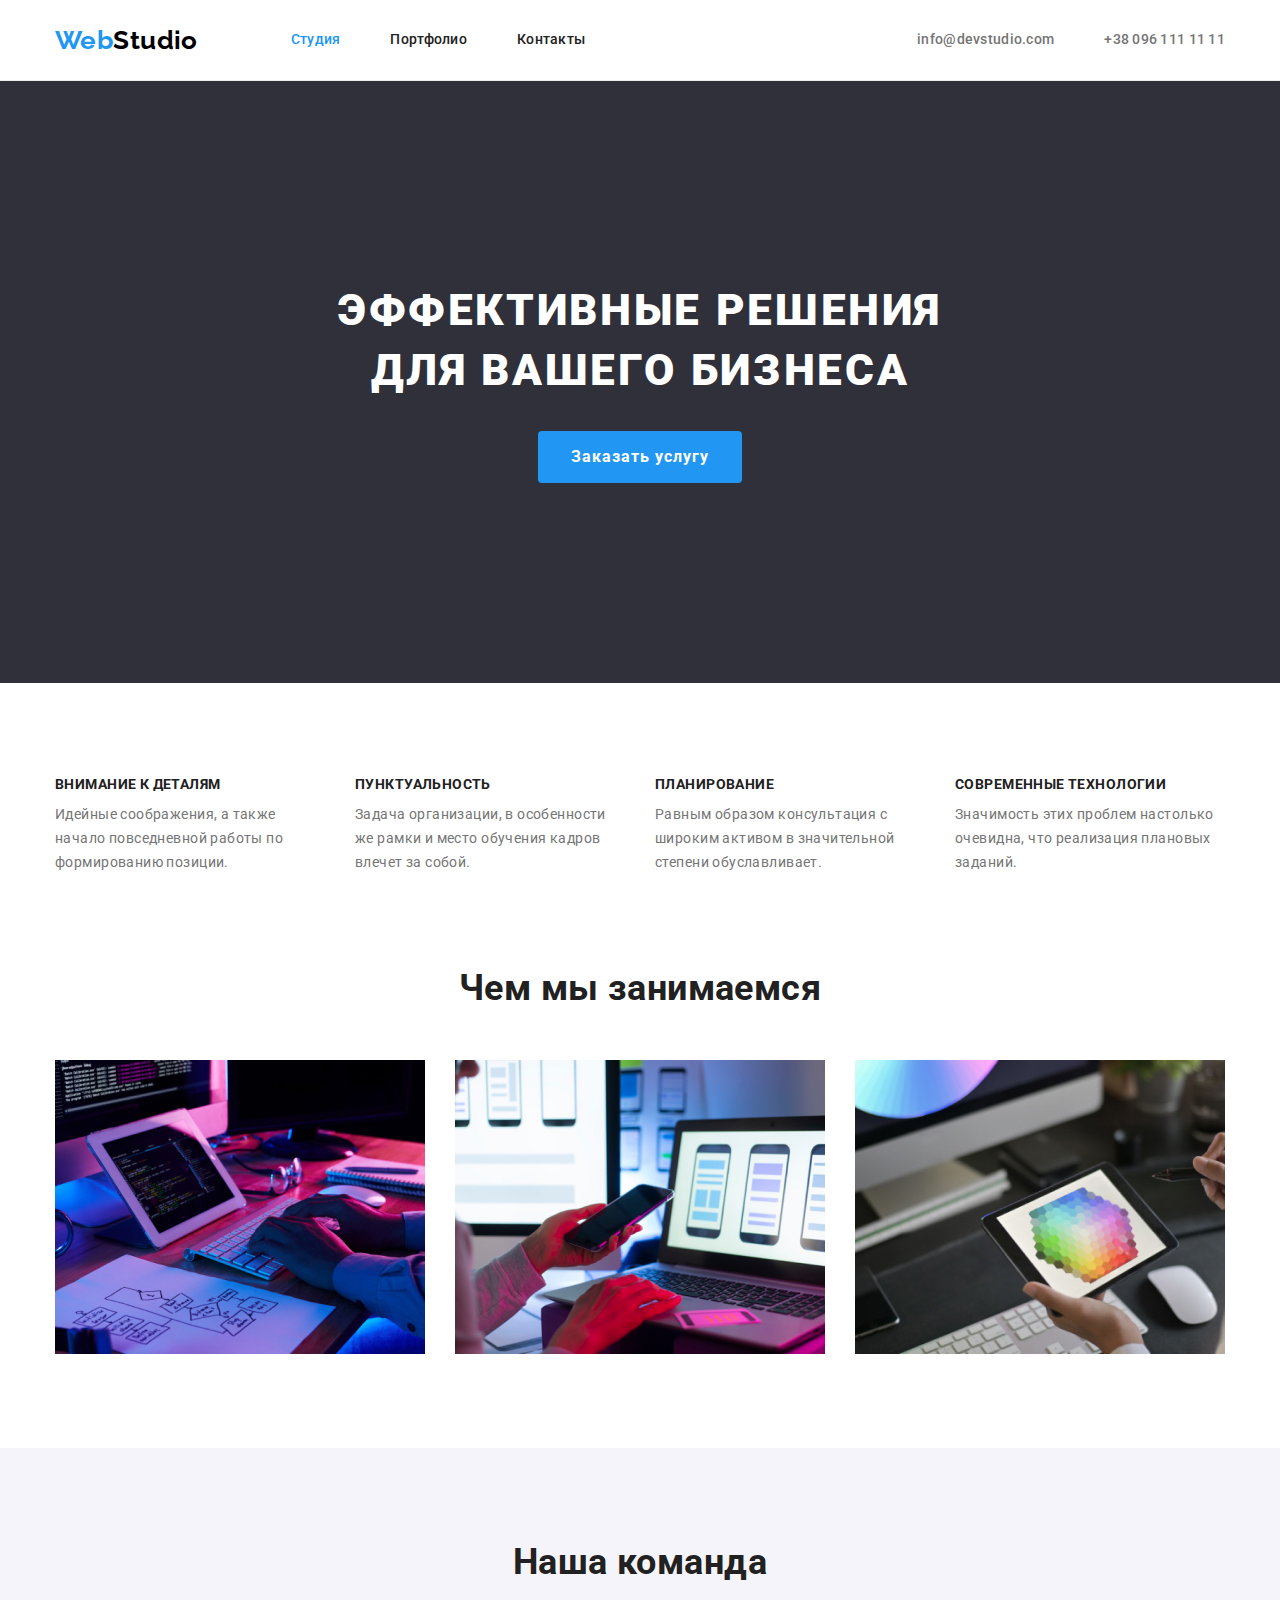
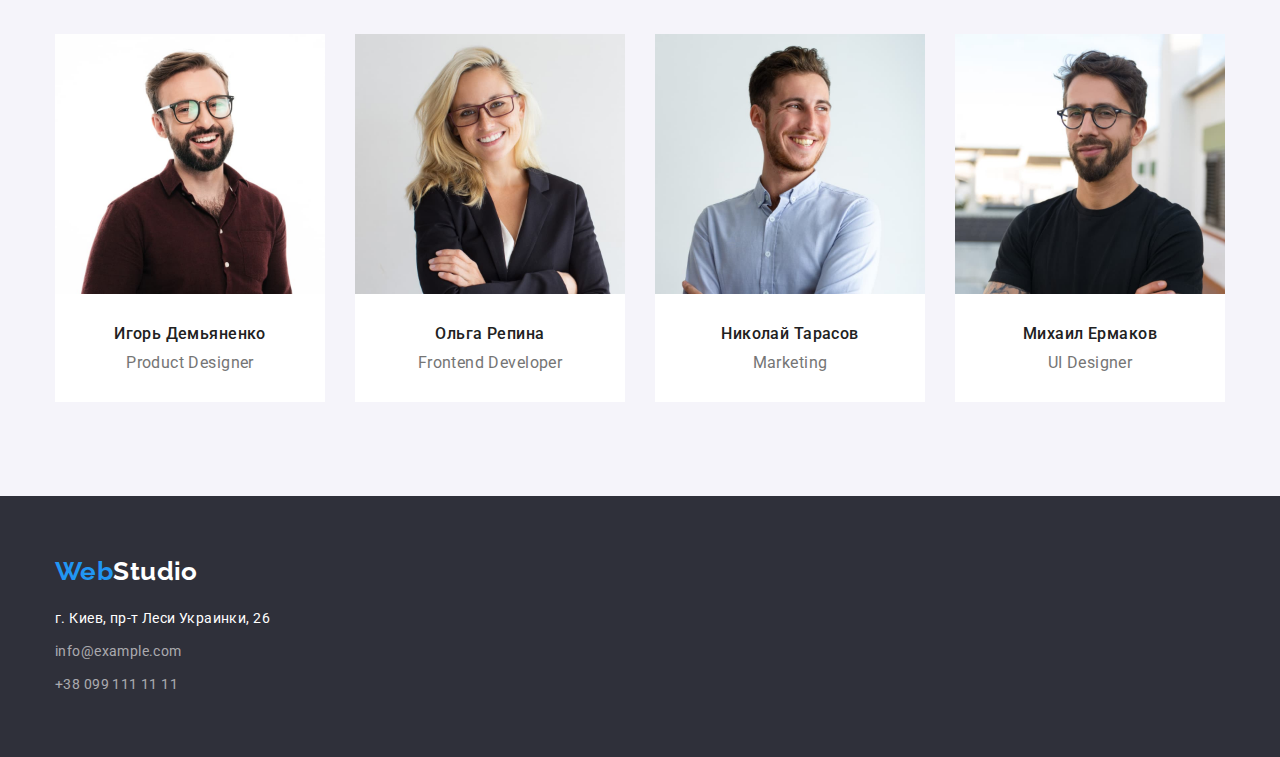
<file: index.html>
<!DOCTYPE html>
<html lang="ru">
  <head>
    <meta charset="UTF-8" />
    <meta http-equiv="X-UA-Compatible" content="IE=edge" />
    <meta name="viewport" content="width=device-width, initial-scale=1.0" />
    <link rel="preconnect" href="https://fonts.googleapis.com" />
    <link rel="preconnect" href="https://fonts.gstatic.com" crossorigin />
    <link
      href="https://fonts.googleapis.com/css2?family=Raleway:wght@700&family=Roboto:wght@400;500;700;900&display=swap"
      rel="stylesheet"
    />
    <title>Document</title>
    <link
      rel="stylesheet"
      href="https://cdnjs.cloudflare.com/ajax/libs/modern-normalize/1.1.0/modern-normalize.min.css"
    />
    <link rel="stylesheet" href="./css/styles.css" />
  </head>
  <body>
    <!--Верхняя линия/навигация-->
    <header class="header">
      <div class="conteiner header-conteiner">
        <nav class="header-nav">
          <a href="/" class="logo"
            >Web<span class="logo-header">Studio</span>
          </a>
          <ul class="list menu-nav">
            <li class="item">
              <a href="" class="link current">Студия</a>
            </li>
            <li class="item">
              <a href="./portfolio.html" class="link">Портфолио</a>
            </li>
            <li class="item"><a href="" class="link">Контакты</a></li>
          </ul>
        </nav>
        <ul class="list contacts">
          <li class="item">
            <a href="mailto:info@devstudio.com" class="contact-link"
              >info@devstudio.com</a
            >
          </li>
          <li class="item">
            <a href="tel:+380961111111" class="contact-link"
              >+38 096 111 11 11</a
            >
          </li>
        </ul>
      </div>
    </header>
    <!--Уникальный контент-->
    <main>
      <section class="hero">
        <div class="conteiner">
          <h1 class="hero-title">Эффективные решения для вашего бизнеса</h1>
          <button type="button" class="hero-btn">Заказать услугу</button>
        </div>
      </section>
      <section class="benefits section">
        <div class="conteiner">
          <h2 class="visually-hidden">Особенности</h2>
          <ul class="list benefits-list">
            <li class="benefits-item">
              <h3 class="benefits-title">Внимание к деталям</h3>
              <p class="benefits-text">
                Идейные соображения, а также начало повседневной работы по
                формированию позиции.
              </p>
            </li>
            <li class="benefits-item">
              <h3 class="benefits-title">Пунктуальность</h3>
              <p class="benefits-text">
                Задача организации, в особенности же рамки и место обучения
                кадров влечет за собой.
              </p>
            </li>
            <li class="benefits-item">
              <h3 class="benefits-title">Планирование</h3>
              <p class="benefits-text">
                Равным образом консультация с широким активом в значительной
                степени обуславливает.
              </p>
            </li>
            <li class="benefits-item">
              <h3 class="benefits-title">Современные технологии</h3>
              <p class="benefits-text">
                Значимость этих проблем настолько очевидна, что реализация
                плановых заданий.
              </p>
            </li>
          </ul>
        </div>
      </section>
      <section class="work section">
        <div class="conteiner">
          <h2 class="work-title">Чем мы занимаемся</h2>
          <ul class="list work-list">
            <li class="work-item">
              <img
                src="./img/box1.jpg"
                alt="работа на компьютере"
                width="370"
              />
            </li>
            <li class="work-item">
              <img src="./img/box2.jpg" alt="работа на телефоне" width="370" />
            </li>
            <li class="work-item">
              <img src="./img/box3.jpg" alt="работа на планшете" width="370" />
            </li>
          </ul>
        </div>
      </section>
      <section class="team section">
        <div class="conteiner">
          <h2 class="team-title">Наша команда</h2>
          <ul class="list team-list">
            <li class="team-card">
              <img
                src="./img/img1.jpg"
                alt="Парень в бордовой рубашке"
                width="270"
              />
              <div class="team-desc">
                <h3 class="team-name">Игорь Демьяненко</h3>
                <p class="team-prof">Product Designer</p>
              </div>
            </li>
            <li class="team-card">
              <img src="./img/img2.jpg" alt="Девушка блондинка" width="270" />
              <div class="team-desc">
                <h3 class="team-name">Ольга Репина</h3>
                <p class="team-prof">Frontend Developer</p>
              </div>
            </li>
            <li class="team-card">
              <img
                src="./img/img3.jpg"
                alt="Парень в голубой рубашке"
                width="270"
              />
              <div class="team-desc">
                <h3 class="team-name">Николай Тарасов</h3>
                <p class="team-prof">Marketing</p>
              </div>
            </li>
            <li class="team-card">
              <img
                src="./img/img4.jpg"
                alt="Парень в черной футболке"
                width="270"
              />
              <div class="team-desc">
                <h3 class="team-name">Михаил Ермаков</h3>
                <p class="team-prof">UI Designer</p>
              </div>
            </li>
          </ul>
        </div>
      </section>
    </main>
    <!--Подвал-->
    <footer class="footer">
      <div class="conteiner">
        <a href="/" class="logo bottom-logo"
          >Web<span class="logo-footer">Studio</span>
        </a>
        <address class="location">г. Киев, пр-т Леси Украинки, 26</address>
        <ul class="list footer-contacts">
          <li class="contact-item">
            <a href="mailto:info@example.com" class="footer-link"
              >info@example.com</a
            >
          </li>
          <li class="contact-item">
            <a href="tel:+380991111111" class="footer-link"
              >+38 099 111 11 11</a
            >
          </li>
        </ul>
      </div>
    </footer>
  </body>
</html>
</file>
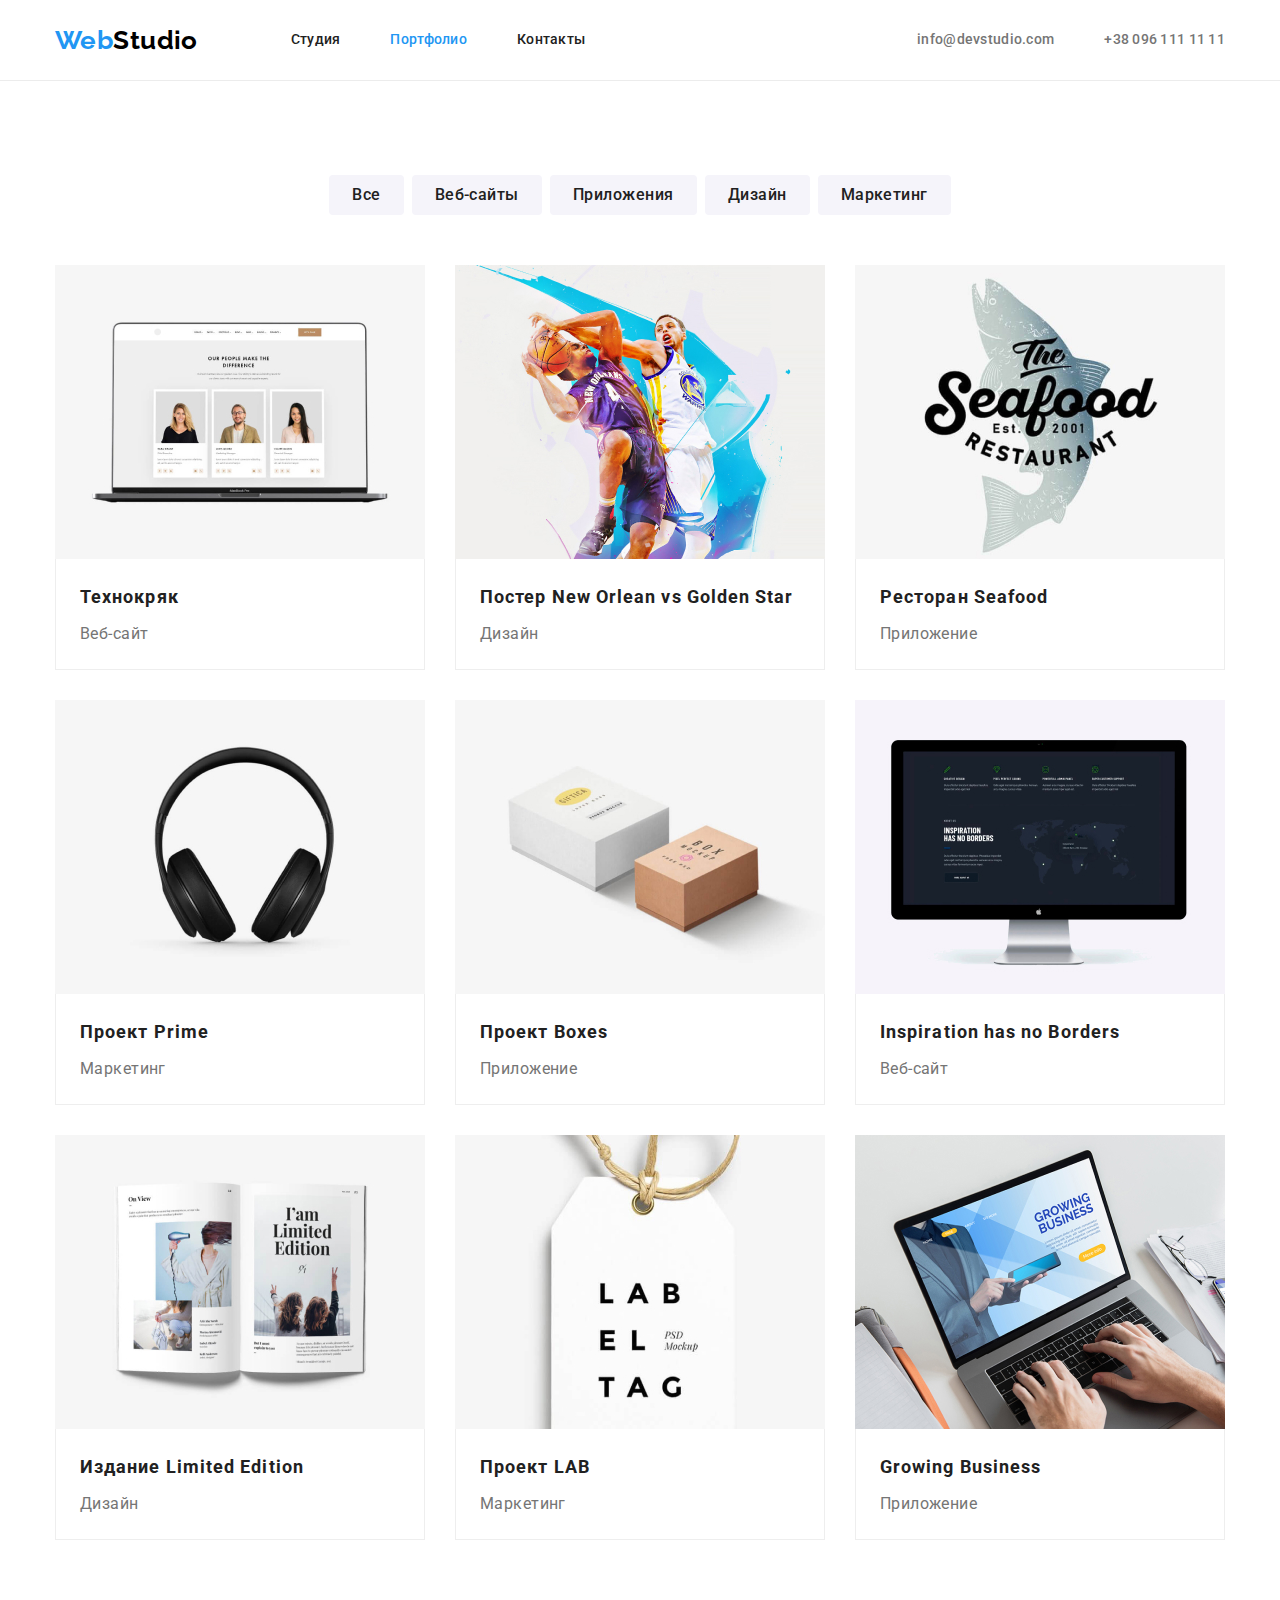
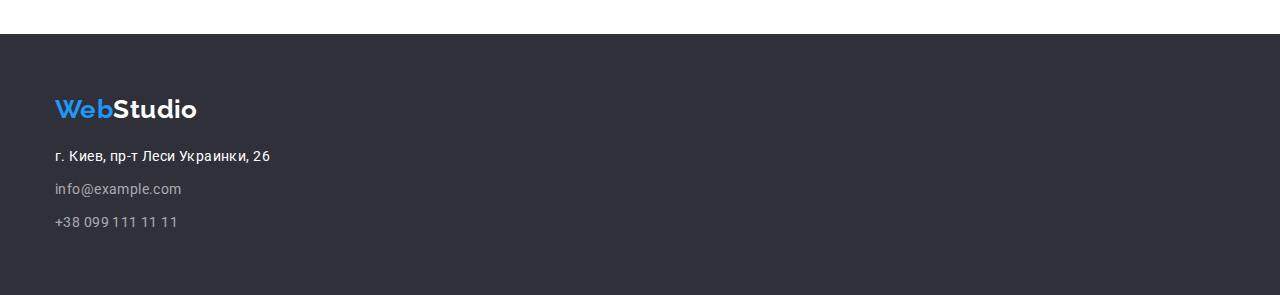
<file: portfolio.html>
<!DOCTYPE html>
<html lang="ru">
  <head>
    <meta charset="UTF-8" />
    <meta http-equiv="X-UA-Compatible" content="IE=edge" />
    <meta name="viewport" content="width=device-width, initial-scale=1.0" />
    <link rel="preconnect" href="https://fonts.googleapis.com" />
    <link rel="preconnect" href="https://fonts.gstatic.com" crossorigin />
    <link
      href="https://fonts.googleapis.com/css2?family=Raleway:wght@700&family=Roboto:wght@400;500;700;900&display=swap"
      rel="stylesheet"
    />
    <title>Document</title>
    <link
      rel="stylesheet"
      href="https://cdnjs.cloudflare.com/ajax/libs/modern-normalize/1.1.0/modern-normalize.min.css"
    />
    <link rel="stylesheet" href="./css/styles.css" />
  </head>
  <body>
    <!--Верхняя линия/навигация-->
    <header class="header">
      <div class="conteiner header-conteiner">
        <nav class="header-nav">
          <a href="/" class="logo"
            >Web<span class="logo-header">Studio</span>
          </a>
          <ul class="list menu-nav">
            <li class="item">
              <a href="./index.html" class="link">Студия</a>
            </li>
            <li class="item">
              <a href="./portfolio.html" class="link current">Портфолио</a>
            </li>
            <li class="item"><a href="" class="link">Контакты</a></li>
          </ul>
        </nav>
        <ul class="list contacts">
          <li class="item">
            <a href="mailto:info@devstudio.com" class="contact-link"
              >info@devstudio.com</a
            >
          </li>
          <li class="item">
            <a href="tel:+380961111111" class="contact-link"
              >+38 096 111 11 11</a
            >
          </li>
        </ul>
      </div>
    </header>
    <!--Уникальный контент-->
    <main>
      <section class="section">
        <div class="conteiner">
          <h1 class="visually-hidden">портфолио</h1>
          <ul class="list filter">
            <li class="filter-item">
              <button type="button" class="filter-btn">Все</button>
            </li>
            <li class="filter-item">
              <button type="button" class="filter-btn">Веб-сайты</button>
            </li>
            <li class="filter-item">
              <button type="button" class="filter-btn">Приложения</button>
            </li>
            <li class="filter-item">
              <button type="button" class="filter-btn">Дизайн</button>
            </li>
            <li class="filter-item">
              <button type="button" class="filter-btn">Маркетинг</button>
            </li>
          </ul>
          <ul class="list portfolio-list">
            <li class="portfolio-item">
              <a href="" class="portfolio-link">
                <img
                  src="./img/project1.jpg"
                  alt="Страница Веб-сайта"
                  width="370"
                />
                <div class="portfolio-desc">
                  <h2 class="portfolio-title">Технокряк</h2>
                  <p class="portfolio-text">Веб-сайт</p>
                </div>
              </a>
            </li>
            <li class="portfolio-item">
              <a href="" class="portfolio-link">
                <img
                  src="./img/project2.jpg"
                  alt="Баскетболисты в прыжке"
                  width="370"
                />
                <div class="portfolio-desc">
                  <h2 class="portfolio-title">
                    Постер New Orlean vs Golden Star
                  </h2>
                  <p class="portfolio-text">Дизайн</p>
                </div>
              </a>
            </li>
            <li class="portfolio-item">
              <a href="" class="portfolio-link">
                <img
                  src="./img/project3.jpg"
                  alt="Логотип ресторана с рыбой"
                  width="370"
                />
                <div class="portfolio-desc">
                  <h2 class="portfolio-title">Ресторан Seafood</h2>
                  <p class="portfolio-text">Приложение</p>
                </div>
              </a>
            </li>
            <li class="portfolio-item">
              <a href="" class="portfolio-link">
                <img
                  src="./img/project4.jpg"
                  alt="Черные наушники"
                  width="370"
                />
                <div class="portfolio-desc">
                  <h2 class="portfolio-title">Проект Prime</h2>
                  <p class="portfolio-text">Маркетинг</p>
                </div>
              </a>
            </li>
            <li class="portfolio-item">
              <a href="" class="portfolio-link">
                <img src="./img/project5.jpg" alt="Две коробочки" width="370" />
                <div class="portfolio-desc">
                  <h2 class="portfolio-title">Проект Boxes</h2>
                  <p class="portfolio-text">Приложение</p>
                </div>
              </a>
            </li>
            <li class="portfolio-item">
              <a href="" class="portfolio-link">
                <img
                  src="./img/project6.jpg"
                  alt="Монитор с информацией"
                  width="370"
                />
                <div class="portfolio-desc">
                  <h2 class="portfolio-title">Inspiration has no Borders</h2>
                  <p class="portfolio-text">Веб-сайт</p>
                </div>
              </a>
            </li>
            <li class="portfolio-item">
              <a href="" class="portfolio-link">
                <img
                  src="./img/project7.jpg"
                  alt="Разворот журнала"
                  width="370"
                />
                <div class="portfolio-desc">
                  <h2 class="portfolio-title">Издание Limited Edition</h2>
                  <p class="portfolio-text">Дизайн</p>
                </div>
              </a>
            </li>
            <li class="portfolio-item">
              <a href="" class="portfolio-link">
                <img
                  src="./img/project8.jpg"
                  alt="Лейба с надписью"
                  width="370"
                />
                <div class="portfolio-desc">
                  <h2 class="portfolio-title">Проект LAB</h2>
                  <p class="portfolio-text">Маркетинг</p>
                </div>
              </a>
            </li>
            <li class="portfolio-item">
              <a href="" class="portfolio-link">
                <img
                  src="./img/project9.jpg"
                  alt="Реклама на ноутбуке"
                  width="370"
                />
                <div class="portfolio-desc">
                  <h2 class="portfolio-title">Growing Business</h2>
                  <p class="portfolio-text">Приложение</p>
                </div>
              </a>
            </li>
          </ul>
        </div>
      </section>
    </main>
    <!--Подвал-->
    <footer class="footer">
      <div class="conteiner">
        <a href="/" class="logo bottom-logo"
          >Web<span class="logo-footer">Studio</span>
        </a>
        <address class="location">г. Киев, пр-т Леси Украинки, 26</address>
        <ul class="list footer-contacts">
          <li class="contact-item">
            <a href="mailto:info@example.com" class="footer-link"
              >info@example.com</a
            >
          </li>
          <li class="contact-item">
            <a href="tel:+380991111111" class="footer-link"
              >+38 099 111 11 11</a
            >
          </li>
        </ul>
      </div>
    </footer>
  </body>
</html>
</file>
<file: css/styles.css>
/* основной цвет текста #212121 */
/* вторичный цвет текста #757575 */
/* акцент #2196F3 */
/* цвет активной кнопки #188CE8 */
/* цвет фона #FFFFFF */
/* цвет заливки секции #2F303A
            #F5F4FA */

:root {
  --primary-text-color: #757575;
  --title-text-color: #212121;
  --second-text-color: #ffffff;
  --accent-color: #2196f3;
  --main-backgr-color: #ffffff;
  --special-backgr-color: #2f303a;
  --portfolio-backgr-color: #f5f4fa;
}

p,
h1,
h2,
h3,
h4 {
  margin: 0;
}
img {
  display: block;
  max-width: 100%;
  height: auto;
}

body {
  color: var(--primary-text-color);
  background-color: var(--main-backgr-color);

  font-family: "Roboto", sans-serif;
  font-size: 14px;
  letter-spacing: 0.03em;
}

.list {
  padding: 0;
  margin: 0;
  list-style: none;
}

.visually-hidden {
  position: absolute;
  white-space: nowrap;
  width: 1px;
  height: 1px;
  overflow: hidden;
  border: 0;
  padding: 0;
  clip: rect(0 0 0 0);
  clip-path: inset(50%);
  margin: -1px;
}

/*------------------ВЕРХНЯЯ ЛИНИЯ----------------- */

.conteiner {
  margin-left: auto;
  margin-right: auto;
  width: 1200px;
  padding: 0 15px;
  /* outline: 2px solid red; */
}

.header {
  border-bottom: 1px solid #ececec;
}

.header-conteiner {
  display: flex;
  align-items: center;
}

.header-nav {
  display: flex;
  align-items: center;
}

.menu-nav {
  display: flex;
  margin-left: 93px;
}

.item:not(:last-child) {
  margin-right: 50px;
}

.contacts {
  display: flex;
  margin-left: auto;
}

.logo {
  color: var(--accent-color);
  text-decoration: none;

  font-family: "Raleway", sans-serif;
  font-weight: 700;
  font-size: 26px;
  line-height: 1.19;
}

.logo-header {
  color: #000000;
}

.menu-nav,
.contacts {
  font-weight: 500;
  line-height: 1.14;
  letter-spacing: 0.02em;
}

.link {
  display: block;
  padding: 32px 0;

  color: var(--title-text-color);
  text-decoration: none;
}

.link:hover,
.link:focus,
.contact-link:hover,
.contact-link:focus {
  color: var(--accent-color);
}

.current {
  color: var(--accent-color);
}

.contact-link {
  display: block;
  padding: 32px 0;

  color: var(--primary-text-color);
  text-decoration: none;
}

/* --------------------СЕКЦИЯ ШАПКА---------------------- */

.hero {
  background-color: var(--special-backgr-color);
  text-align: center;
  padding: 200px 0;
}

.hero-title {
  max-width: 696px;
  margin: 0 auto 30px;

  color: var(--second-text-color);

  font-weight: 900;
  font-size: 44px;
  line-height: 1.36;
  letter-spacing: 0.06em;
  text-transform: uppercase;
  text-align: center;
}

.hero-btn {
  color: var(--second-text-color);
  background-color: var(--accent-color);
  cursor: pointer;

  font-weight: 700;
  font-size: 16px;
  line-height: 1.88;
  letter-spacing: 0.06em;
  border-radius: 4px;
  padding: 10px 32px;
  min-width: 200px;
  border: 1px solid transparent;
}

.hero-btn:hover,
.hero-btn:focus {
  background-color: #188ce8;
}

/* -------------------СЕКЦИИ------------------ */

.section {
  padding-top: 94px;
  padding-bottom: 94px;
}

.benefits-list {
  display: flex;
  margin-left: -30px;
}

.benefits-item {
  width: calc(100% / 4 - 30px);
  margin-left: 30px;
}

.benefits-title {
  margin-bottom: 10px;
  color: var(--title-text-color);

  font-size: 14px;
  line-height: 1.14;
  text-transform: uppercase;
}

.benefits-text {
  line-height: 1.71;
}

.work {
  padding-top: 0;
}

.work-list {
  display: flex;
  margin-left: -30px;
}

.work-item {
  width: calc(100% / 3 - 30px);
  margin-left: 30px;
}

.work-title,
.team-title {
  margin-bottom: 50px;
  color: var(--title-text-color);

  font-size: 36px;
  line-height: 1.16;
  text-align: center;
}

.team {
  background-color: var(--portfolio-backgr-color);
}

.team-list {
  display: flex;
  margin: -15px;
}

.team-card {
  flex-basis: calc(100% / 4 - 30px);
  margin: 15px;
}

.team-card {
  background-color: var(--main-backgr-color);
}

.team-desc {
  padding: 30px 0;
}

.team-name {
  margin-bottom: 10px;
  color: var(--title-text-color);

  font-weight: 500;
  font-size: 16px;
  line-height: 1.19;
  text-align: center;
}

.team-prof {
  font-size: 16px;
  line-height: 1.19;
  text-align: center;
}

/* ---------------------ПОРТФОЛИО--------------------- */

.filter {
  display: flex;
  justify-content: center;
  margin-bottom: 50px;
}

.filter-item + .filter-item {
  margin-left: 8px;
}

.filter-btn {
  color: var(--title-text-color);
  background-color: var(--portfolio-backgr-color);
  cursor: pointer;

  font-weight: 500;
  font-size: 16px;
  line-height: 1.63;
  letter-spacing: 0.03em;
  border-radius: 4px;
  padding: 6px 22px;
  min-width: 73px;
  border: 1px solid transparent;
}

.filter-btn:hover,
.filter-btn:focus {
  color: var(--second-text-color);
  background-color: var(--accent-color);
}

.portfolio-link {
  text-decoration: none;
}

.portfolio-list {
  display: flex;
  flex-wrap: wrap;
  margin: -15px;
}

.portfolio-item {
  flex-basis: calc(100% / 3 - 30px);
  margin: 15px;
}

.portfolio-desc {
  padding: 20px 24px;
  border: 1px solid #eeeeee;
  border-top: 0;
}

.portfolio-title {
  margin-bottom: 4px;
  color: var(--title-text-color);

  font-size: 18px;
  line-height: 2;
  letter-spacing: 0.06em;
}

.portfolio-text {
  color: var(--primary-text-color);
  font-size: 16px;
  line-height: 1.88;
}

/* -------------------ПОДВАЛ------------------- */

.footer {
  padding: 60px 0;
  background-color: var(--special-backgr-color);
}

.bottom-logo {
  display: inline-block;
  margin-bottom: 20px;
}

.logo-footer,
.location {
  color: var(--second-text-color);
}

.location,
.contact-item:not(:last-child) {
  margin-bottom: 9px;
}

.footer-contacts,
.location {
  font-style: normal;
  line-height: 1.71;
}

.footer-link {
  text-decoration: none;
  color: rgba(255, 255, 255, 0.6);
}

.footer-link:hover,
.footer-link:focus {
  color: var(--accent-color);
}
</file>
